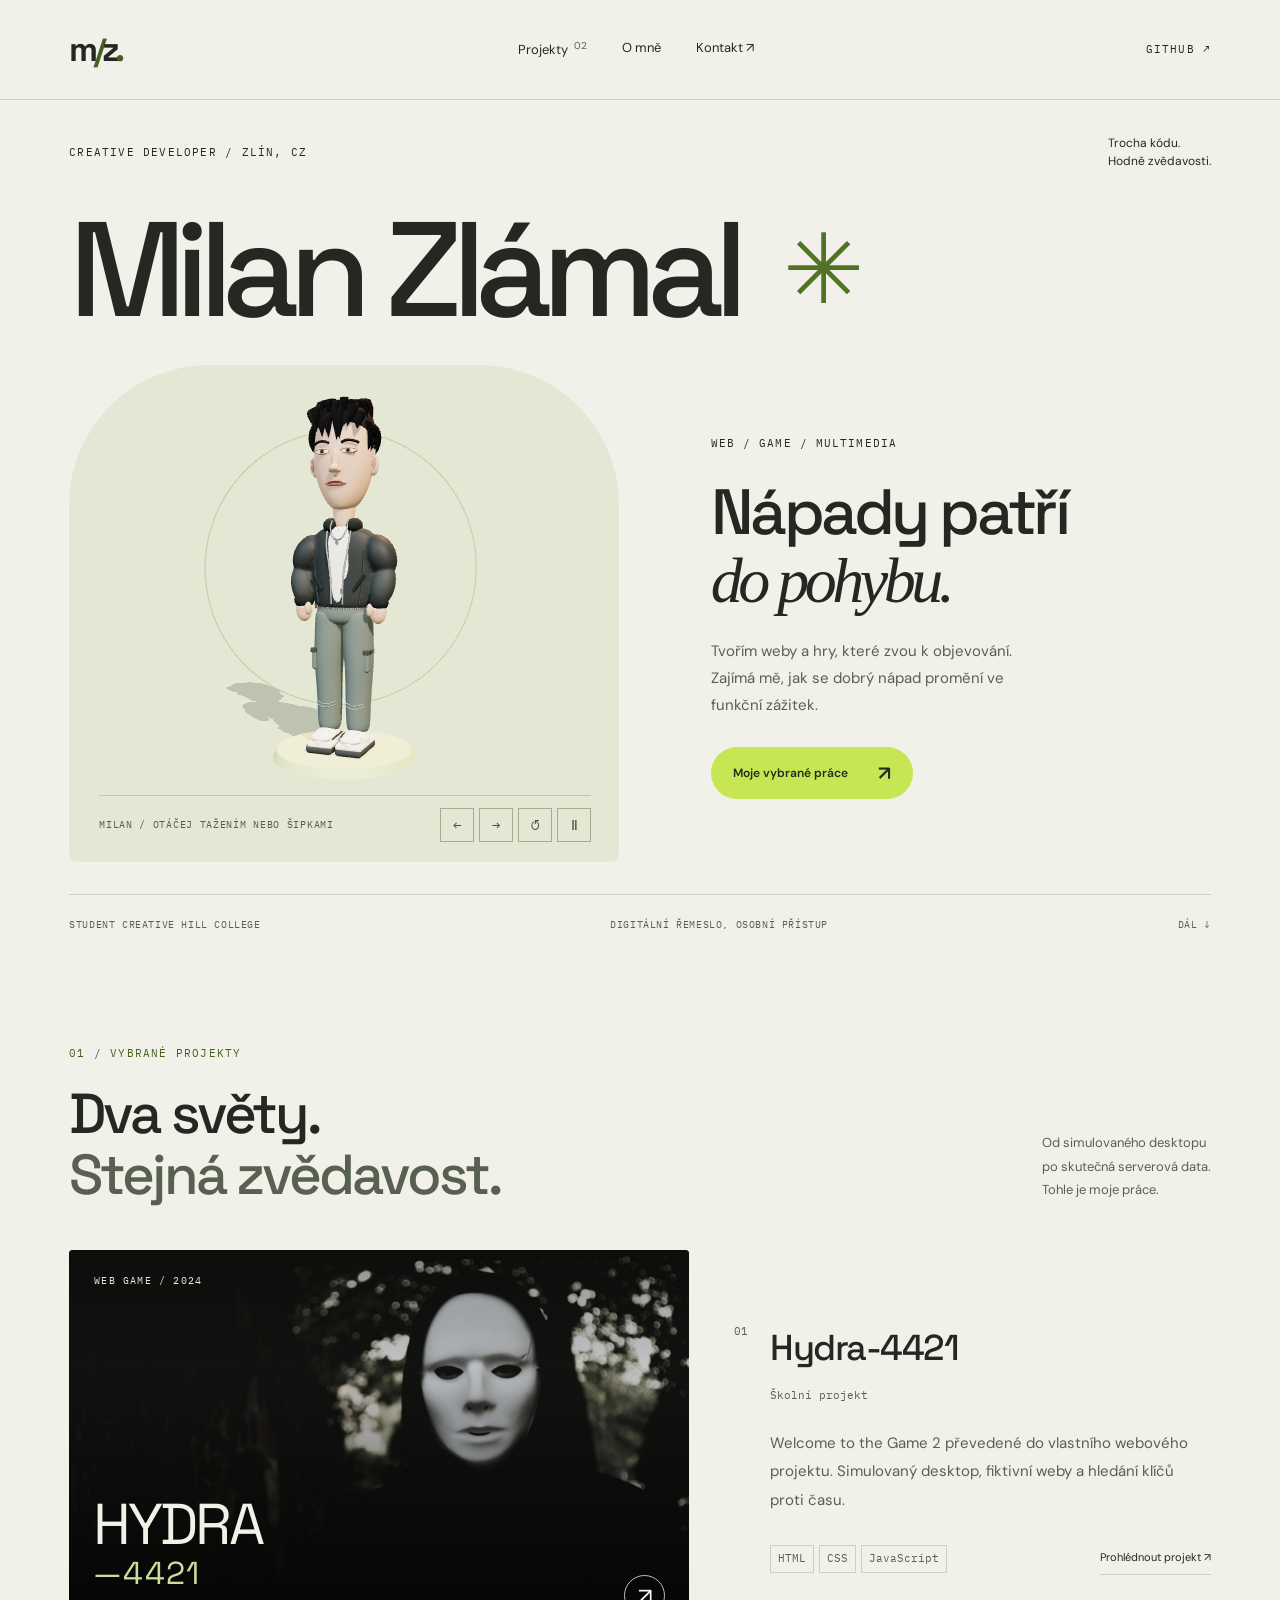
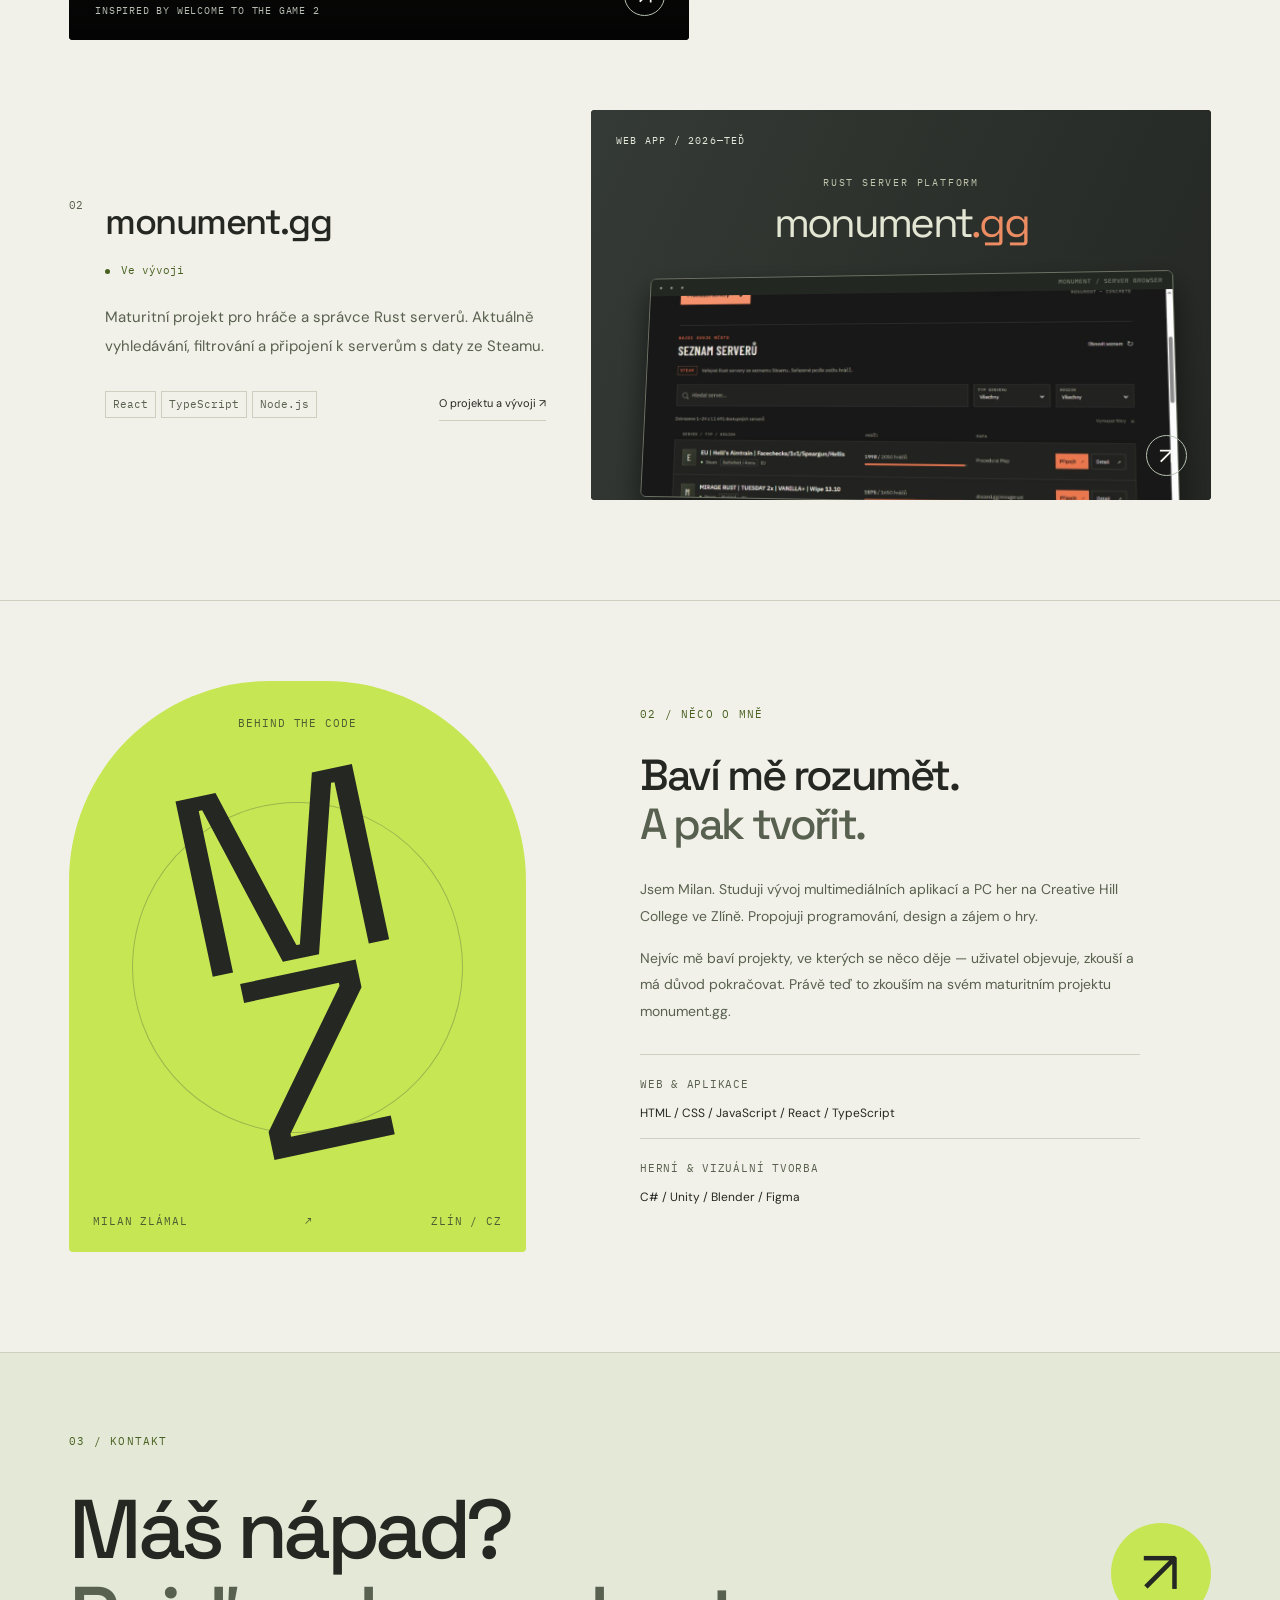
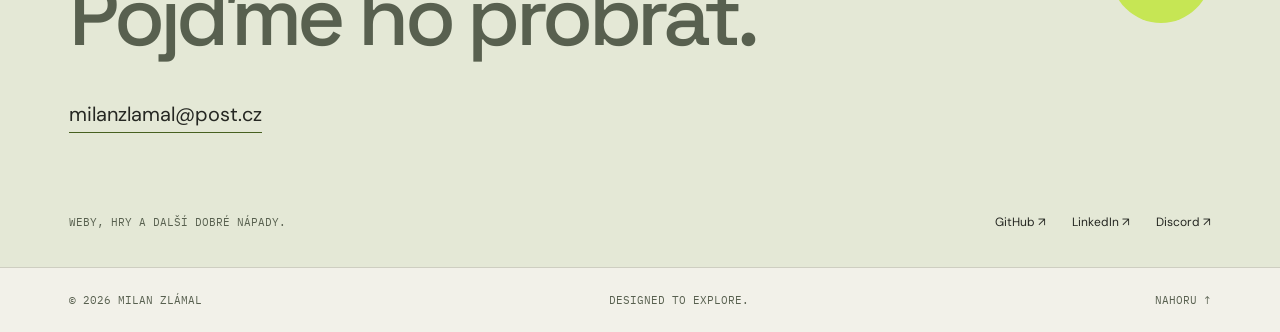
<file: index.html>
<!doctype html>
<html lang="cs">
<head>
  <meta charset="UTF-8">
  <meta name="viewport" content="width=device-width, initial-scale=1">
  <meta name="theme-color" content="#f2f1e9">
  <title>Milan Zlámal — vývoj webů a her</title>
  <meta name="description" content="Jsem Milan Zlámal. Tvořím weby, hry a interaktivní zážitky. Prohlédni si Hydra-4421 a můj maturitní projekt monument.gg.">
  <meta property="og:type" content="website">
  <meta property="og:title" content="Milan Zlámal — weby, hry, interakce">
  <meta property="og:description" content="Nápady patří do pohybu. Portfolio vývojáře webů a her ze Zlína.">
  <meta property="og:locale" content="cs_CZ">
  <meta property="og:url" content="https://arkoss99.github.io/Portfolio/">
  <link rel="canonical" href="https://arkoss99.github.io/Portfolio/">
  <meta name="color-scheme" content="light">
  <link rel="icon" href="assets/favicon.svg" type="image/svg+xml">
  <link rel="preload" as="image" href="assets/avatar-fallback.png">
  <link rel="preconnect" href="https://fonts.googleapis.com">
  <link rel="preconnect" href="https://fonts.gstatic.com" crossorigin>
  <link href="https://fonts.googleapis.com/css2?family=DM+Sans:wght@400;450;500;600;700&family=Space+Grotesk:wght@400;500;600;700&family=IBM+Plex+Mono:wght@400;500&display=swap" rel="stylesheet">
  <link rel="stylesheet" href="styles.css">
  <script type="application/ld+json">{"@context":"https://schema.org","@type":"Person","name":"Milan Zlámal","email":"milanzlamal@post.cz","sameAs":["https://github.com/Arkoss99","https://www.linkedin.com/in/milan-zlamal-b9b737344/"]}</script>
</head>
<body data-theme="studio">
  <a class="skip" href="#main">Přejít na obsah</a>
  <header class="site-header"><a class="wordmark" href="#main" aria-label="Milan Zlámal, úvod">m<span class="logo-slash">/</span>z<span class="logo-dot">.</span></a><nav aria-label="Hlavní navigace"><a href="#projekty">Projekty <sup>02</sup></a><a href="#o-mne">O mně</a><a href="#kontakt">Kontakt <span>↗</span></a></nav><a class="header-github" href="https://github.com/Arkoss99" target="_blank" rel="noopener noreferrer">GITHUB ↗</a></header>
  <main id="main"><section class="hero hero-studio"><div class="studio-intro"><p class="eyebrow">CREATIVE DEVELOPER / ZLÍN, CZ</p><p>Trocha kódu.<br>Hodně zvědavosti.</p></div><h1>Milan Zlámal<span class="title-star">✳</span></h1><div class="studio-body"><div class="model-wrap"><div class="model-surface" id="model-surface" role="img" aria-label="Stylizovaná 3D postava Milana v bomber bundě, cargo kalhotách a teniskách"><div class="model-fallback"><img src="assets/avatar-fallback.png" width="750" height="900" alt="Stylizovaný Milan v černé bomber bundě, světlém tričku, cargo kalhotách a teniskách"></div></div><div class="model-caption"><span class="model-hint" role="status">MILAN / 3D PORTRÉT</span><div><button id="model-left" aria-label="Otočit postavu doleva">←</button><button id="model-right" aria-label="Otočit postavu doprava">→</button><button id="model-reset" aria-label="Vrátit 3D model do výchozí polohy">↺</button><button id="model-pause" aria-label="Pozastavit animaci" aria-pressed="false">Ⅱ</button></div></div></div><div class="hero-copy"><span class="studio-label">WEB / GAME / MULTIMEDIA</span><h2>Nápady patří<br><em>do pohybu.</em></h2><p class="hero-description">Tvořím weby a hry, které zvou k objevování. Zajímá mě, jak se dobrý nápad promění ve funkční zážitek.</p><a class="action" href="#projekty">Moje vybrané práce <span>↗</span></a></div></div><div class="hero-foot"><span>STUDENT CREATIVE HILL COLLEGE</span><span>DIGITÁLNÍ ŘEMESLO, OSOBNÍ PŘÍSTUP</span><a href="#projekty">DÁL ↓</a></div></section>
    <section class="work-section" id="projekty"><div class="section-head"><div><p class="eyebrow">01 / VYBRANÉ PROJEKTY</p><h2>Dva světy.<br><span>Stejná zvědavost.</span></h2></div><p>Od simulovaného desktopu<br>po skutečná serverová data.<br>Tohle je moje práce.</p></div>
      <div class="project-list">
        <article class="project project-hydra"><button class="project-visual" data-project="hydra" aria-label="Otevřít detail projektu Hydra-4421"><img src="assets/hydra.jpg" alt="Původní obraz z hlavního menu hry Hydra-4421: maskovaná postava v lese" loading="lazy"><span class="visual-shade"></span><span class="visual-label">WEB GAME / 2024</span><span class="hydra-title">HYDRA<span>—4421</span></span><span class="visual-caption">INSPIRED BY WELCOME TO THE GAME 2</span><span class="round-arrow">↗</span></button><div class="project-info"><span class="project-number">01</span><div><div class="project-heading"><h3>Hydra-4421</h3><span class="project-state">Školní projekt</span></div><p>Welcome to the Game 2 převedené do vlastního webového projektu. Simulovaný desktop, fiktivní weby a hledání klíčů proti času.</p><div class="project-bottom"><div class="tags"><span>HTML</span><span>CSS</span><span>JavaScript</span></div><button class="text-button" data-project="hydra">Prohlédnout projekt ↗</button></div></div></div></article>
        <article class="project project-monument"><button class="project-visual" data-project="monument" aria-label="Otevřít detail projektu monument.gg"><div class="monument-poster"><span class="poster-kicker">RUST SERVER PLATFORM</span><span class="monument-word">monument<span>.gg</span></span><div class="screen-frame"><div class="screen-top"><span>● ● ●</span><span>MONUMENT / SERVER BROWSER</span></div><img src="assets/monument.jpg" alt="Skutečný seznam Rust serverů v rozpracovaném projektu Monument" loading="lazy"></div></div><span class="visual-label">WEB APP / 2026—TEĎ</span><span class="round-arrow">↗</span></button><div class="project-info"><span class="project-number">02</span><div><div class="project-heading"><h3>monument.gg</h3><span class="project-state ongoing"><i></i> Ve vývoji</span></div><p>Maturitní projekt pro hráče a správce Rust serverů. Aktuálně vyhledávání, filtrování a připojení k serverům s daty ze Steamu.</p><div class="project-bottom"><div class="tags"><span>React</span><span>TypeScript</span><span>Node.js</span></div><button class="text-button" data-project="monument">O projektu a vývoji ↗</button></div></div></div></article>
      </div>
    </section>
    <section class="about-section" id="o-mne"><div class="about-art" aria-label="Grafická kompozice s iniciálami Milana Zlámala, připravená pro budoucí portrét"><span class="art-top">BEHIND THE CODE</span><span class="art-monogram">M<span>Z</span></span><span class="art-bottom">MILAN ZLÁMAL <span>↗</span> ZLÍN / CZ</span></div><div class="about-copy"><p class="eyebrow">02 / NĚCO O MNĚ</p><h2>Baví mě rozumět.<br><span>A pak tvořit.</span></h2><p>Jsem Milan. Studuji vývoj multimediálních aplikací a PC her na Creative Hill College ve Zlíně. Propojuji programování, design a zájem o hry.</p><p>Nejvíc mě baví projekty, ve kterých se něco děje — uživatel objevuje, zkouší a má důvod pokračovat. Právě teď to zkouším na svém maturitním projektu monument.gg.</p><div class="skill-lines"><div><span>WEB & APLIKACE</span><p>HTML / CSS / JavaScript / React / TypeScript</p></div><div><span>HERNÍ & VIZUÁLNÍ TVORBA</span><p>C# / Unity / Blender / Figma</p></div></div></div></section>
    <section class="contact-section" id="kontakt"><p class="eyebrow">03 / KONTAKT</p><div class="contact-heading"><h2>Máš nápad?<br><span>Pojďme ho probrat.</span></h2><a href="mailto:milanzlamal@post.cz" class="contact-arrow" aria-label="Napsat e-mail Milanovi">↗</a></div><a class="email-link" href="mailto:milanzlamal@post.cz">milanzlamal@post.cz</a><div class="contact-bottom"><span>WEBY, HRY A DALŠÍ DOBRÉ NÁPADY.</span><div><a href="https://github.com/Arkoss99" target="_blank" rel="noopener noreferrer">GitHub ↗</a><a href="https://www.linkedin.com/in/milan-zlamal-b9b737344/" target="_blank" rel="noopener noreferrer">LinkedIn ↗</a><a href="https://discord.com/users/370195436906086421" target="_blank" rel="noopener noreferrer">Discord ↗</a></div></div></section>
  </main>
  <footer class="site-footer"><span>© <span id="copyright-year">2026</span> MILAN ZLÁMAL</span><span>DESIGNED TO EXPLORE.</span><a href="#main">NAHORU ↑</a></footer>
  <dialog id="project-dialog" aria-labelledby="project-dialog-title"><button class="dialog-close" aria-label="Zavřít detail">×</button><div id="dialog-content"></div></dialog>
  <noscript><p style="padding:20px;text-align:center">3D náhled a podrobnosti projektů vyžadují JavaScript. Zdrojový kód hry najdeš na <a href="https://github.com/Arkoss99/Hydra-4421">GitHubu</a>; k Monumentu mi napiš na <a href="mailto:milanzlamal@post.cz">milanzlamal@post.cz</a>.</p></noscript>
  <script type="importmap">{"imports":{"three":"./vendor/three.module.js"}}</script>
  <script type="module" src="app.js"></script>
</body>
</html>
</file>
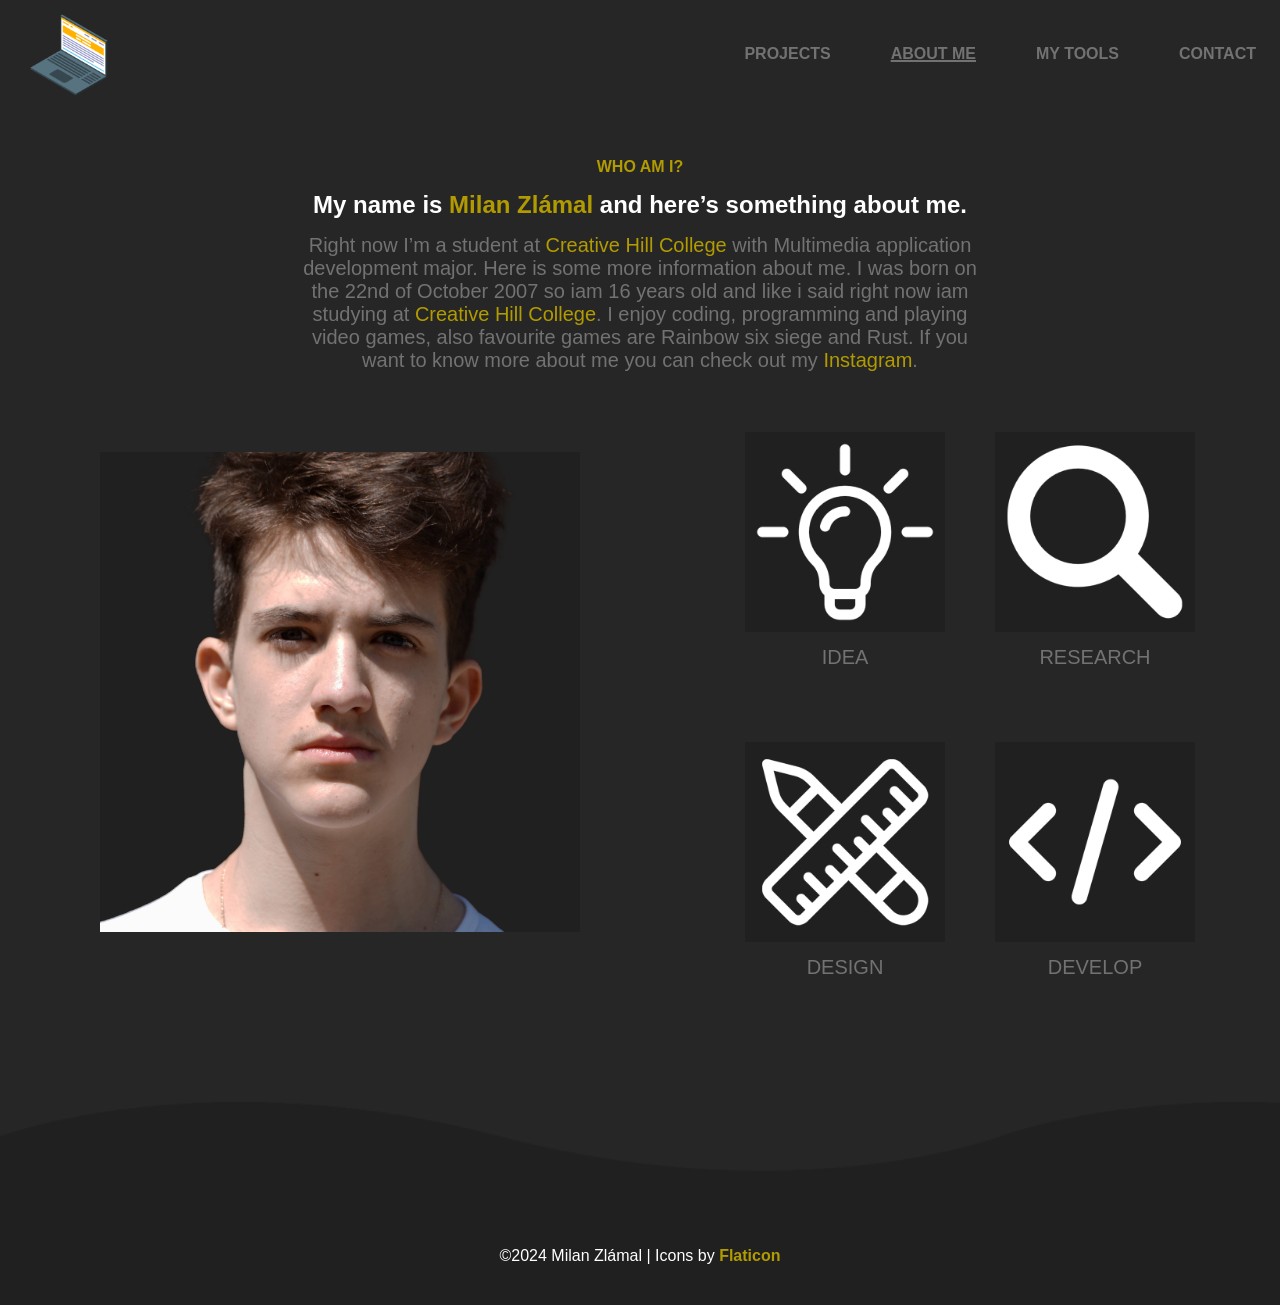
<file: about.html>
<!DOCTYPE html>
<html lang="cs-en">
<head>
  <meta charset="UTF-8">
  <meta name="viewport" content="width=device-width, initial-scale=1.0">
  <link rel="stylesheet" href="style.css">
  <link rel="icon" href="img/misc/book.png">
  <title>Portfolio - About Me</title>
</head>
  <body>
    <header>
      <nav class="navbar">
        <a href="index.html" class="logo"><img style="width: 90px; padding-top: 10px;" src="img/misc/book.png"></a>
          <ul class="nav-menu">
            <li class="nav-item"><a class="nav-link" href="index.html">PROJECTS</a></li>
            <li class="nav-item"><a class="nav-link" style="text-decoration: underline 2px;" href="about.html">ABOUT ME</a></li>
            <li class="nav-item"><a class="nav-link" href="tools.html">MY TOOLS</a></li>
            <li class="nav-item"><a class="nav-link" href="contact.html">CONTACT</a></li>
          </ul>
          <div class="hamburger">
            <span class="bar"></span>
            <span class="bar"></span>
            <span class="bar"></span>
          </div>
      </nav>
    </header>
    <div class="aboutme" id="aboutme">
      <h2>WHO AM I?</h2>
      <h1>My name is <a class="xp">Milan Zlámal</a> and here’s something about me.</h1>
      <p class="text-about">Right now I’m a student at 
        <a class="xp" target=”_blank” href="https://www.creativehill.cz">Creative Hill College</a>
        with Multimedia application development major.
        Here is some more information about me. 
        I was born on the 22nd of October 2007 so iam 16 years old and like i said right now iam studying at 
        <a class="xp" target=”_blank” href="https://www.creativehill.cz">Creative Hill College</a>. 
        I enjoy coding, programming and playing video games, also favourite games are Rainbow six siege and Rust.
        If you want to know more about me you can check out my <a class="xp" target=”_blank” href="https://www.instagram.com/m.i.l.a.n.z/">Instagram</a>.
      </p>
    </div>
    <div class="about-wrap">
      <div class="me">
        <img class="me-img" src="img/about-img/me.png">
      </div>
        <div class="about-items">
          <div class="item">
            <img class="item-img" src="img/about-img/idea.png">
            <p class="undertext">IDEA</p>
          </div>
          <div class="item">
            <img class="item-img" src="img/about-img/search.png">
            <p class="undertext">RESEARCH</p>
          </div>
          <div class="item">
            <img class="item-img" src="img/about-img/design.png">
            <p class="undertext">DESIGN</p>
          </div>
          <div class="item">
            <img class="item-img" src="img/about-img/code.png">
            <p class="undertext">DEVELOP</p>
          </div>
        </div>
    </div>
    
    <footer class="footer">
      <div class="waves">
        <div class="wave" id="wave1"></div>
        <div class="wave" id="wave2"></div>
        <div class="wave" id="wave3"></div>
        <div class="wave" id="wave4"></div>
      </div>
      <p>&copy;2024 Milan Zlámal | Icons by <a href="https://flaticon.com" target="_blank">Flaticon</a></p>
    </footer>
    <script src="script.js"></script>
  </body>
</html>
</file>
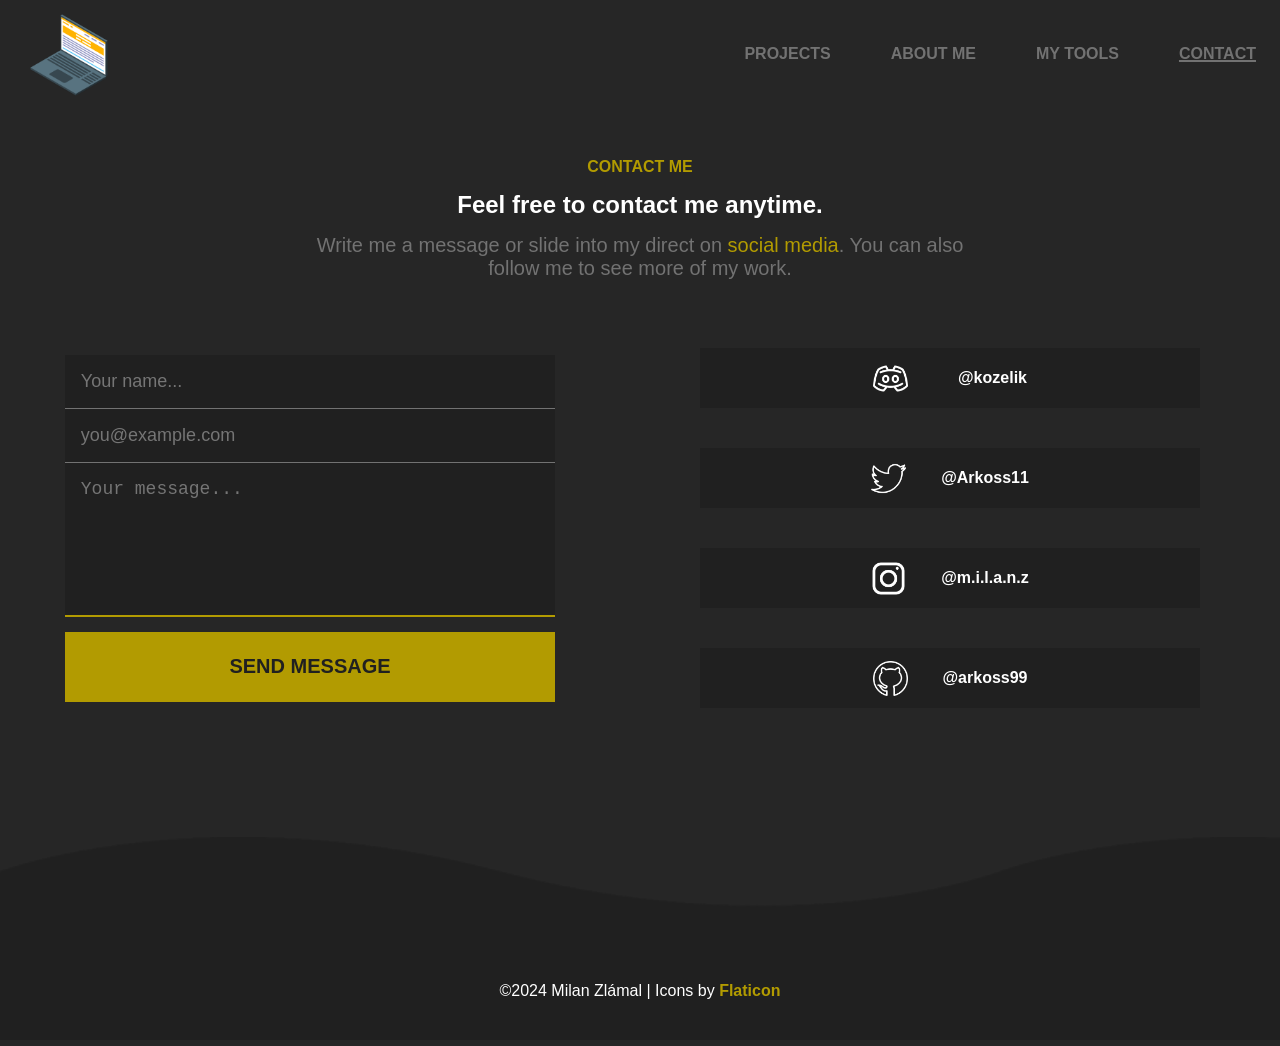
<file: contact.html>
<!DOCTYPE html>
<html lang="cs-en">
<head>
  <meta charset="UTF-8">
  <meta name="viewport" content="width=device-width, initial-scale=1.0">
  <link rel="stylesheet" href="style.css">
  <link rel="icon" href="img/misc/book.png">
  <title>Portfolio - Contact</title>
</head>
  <body>
    <header>
      <nav class="navbar">
        <a href="index.html" class="logo"><img style="width: 90px; padding-top: 10px;" src="img/misc/book.png"></a>
          <ul class="nav-menu">
            <li class="nav-item"><a class="nav-link" href="index.html">PROJECTS</a></li>
            <li class="nav-item"><a class="nav-link" href="about.html">ABOUT ME</a></li>
            <li class="nav-item"><a class="nav-link" href="tools.html">MY TOOLS</a></li>
            <li class="nav-item"><a class="nav-link" style="text-decoration: underline 2px;" href="contact.html">CONTACT</a></li>
          </ul>
          <div class="hamburger">
            <span class="bar"></span>
            <span class="bar"></span>
            <span class="bar"></span>
          </div>
      </nav>
    </header>
    <div class="aboutme" id="aboutme">
      <h2>CONTACT ME</h2>
      <h1>Feel free to contact me anytime.</h1>
      <p class="text-about">Write me a message or slide into my direct on <a class="xp" href="#social">social media</a>.
        You can also follow me to see more of my work.</p>
    </div>
      <div class="formsocial-div">
            <div class="form-div">
              <form target="_blank" action="https://formsubmit.co/c1b0aac5c550d9642e93b17f3be496f2" method="POST" name="contactform" id="contact">
                <input maxlength="50" name="first_name" id="first" size="30" type="text" required placeholder="Your name..."/>
                <input maxlength="80" name="email" id="emailadr" size="30" type="email"required  placeholder="you@example.com" />
                <textarea cols="25" maxlength="1000" id="msg" name="comments" rows="6" required placeholder="Your message..." ></textarea>
                <input type="submit" value="SEND MESSAGE"/>
              </form> 
            </div>
          <div class="social" id="social">
            <a href="https://discord.com/" target="_blank">
              <div class="social-div">
                <img class="social-img" style="margin-right: 15px;" src="img/contact-icon/dc.png">@kozelik</div>
            </a>
            <a href="https://twitter.com/Arkoss11" target="_blank">
              <div class="social-div">
                <img class="social-img" src="img/contact-icon/x.png">@Arkoss11</div>
            </a>
            <a href="https://www.instagram.com/m.i.l.a.n.z/" target="_blank">
              <div class="social-div">
                <img class="social-img" src="img/contact-icon/ig.png">@m.i.l.a.n.z</div>
            </a>
            <a href="https://github.com/Arkoss99/" target="_blank">
              <div class="social-div">
                <img class="social-img" src="img/contact-icon/github.png">@arkoss99</div>
              </a>
          </div>
      </div>
      
        <footer class="footer">
          <div class="waves">
            <div class="wave" id="wave1"></div>
            <div class="wave" id="wave2"></div>
            <div class="wave" id="wave3"></div>
            <div class="wave" id="wave4"></div>
          </div>
          <p>&copy;2024 Milan Zlámal | Icons by <a href="https://flaticon.com" target="_blank">Flaticon</a></p>
        </footer>
    <script src="script.js"></script>
  </body>
</html>
</file>
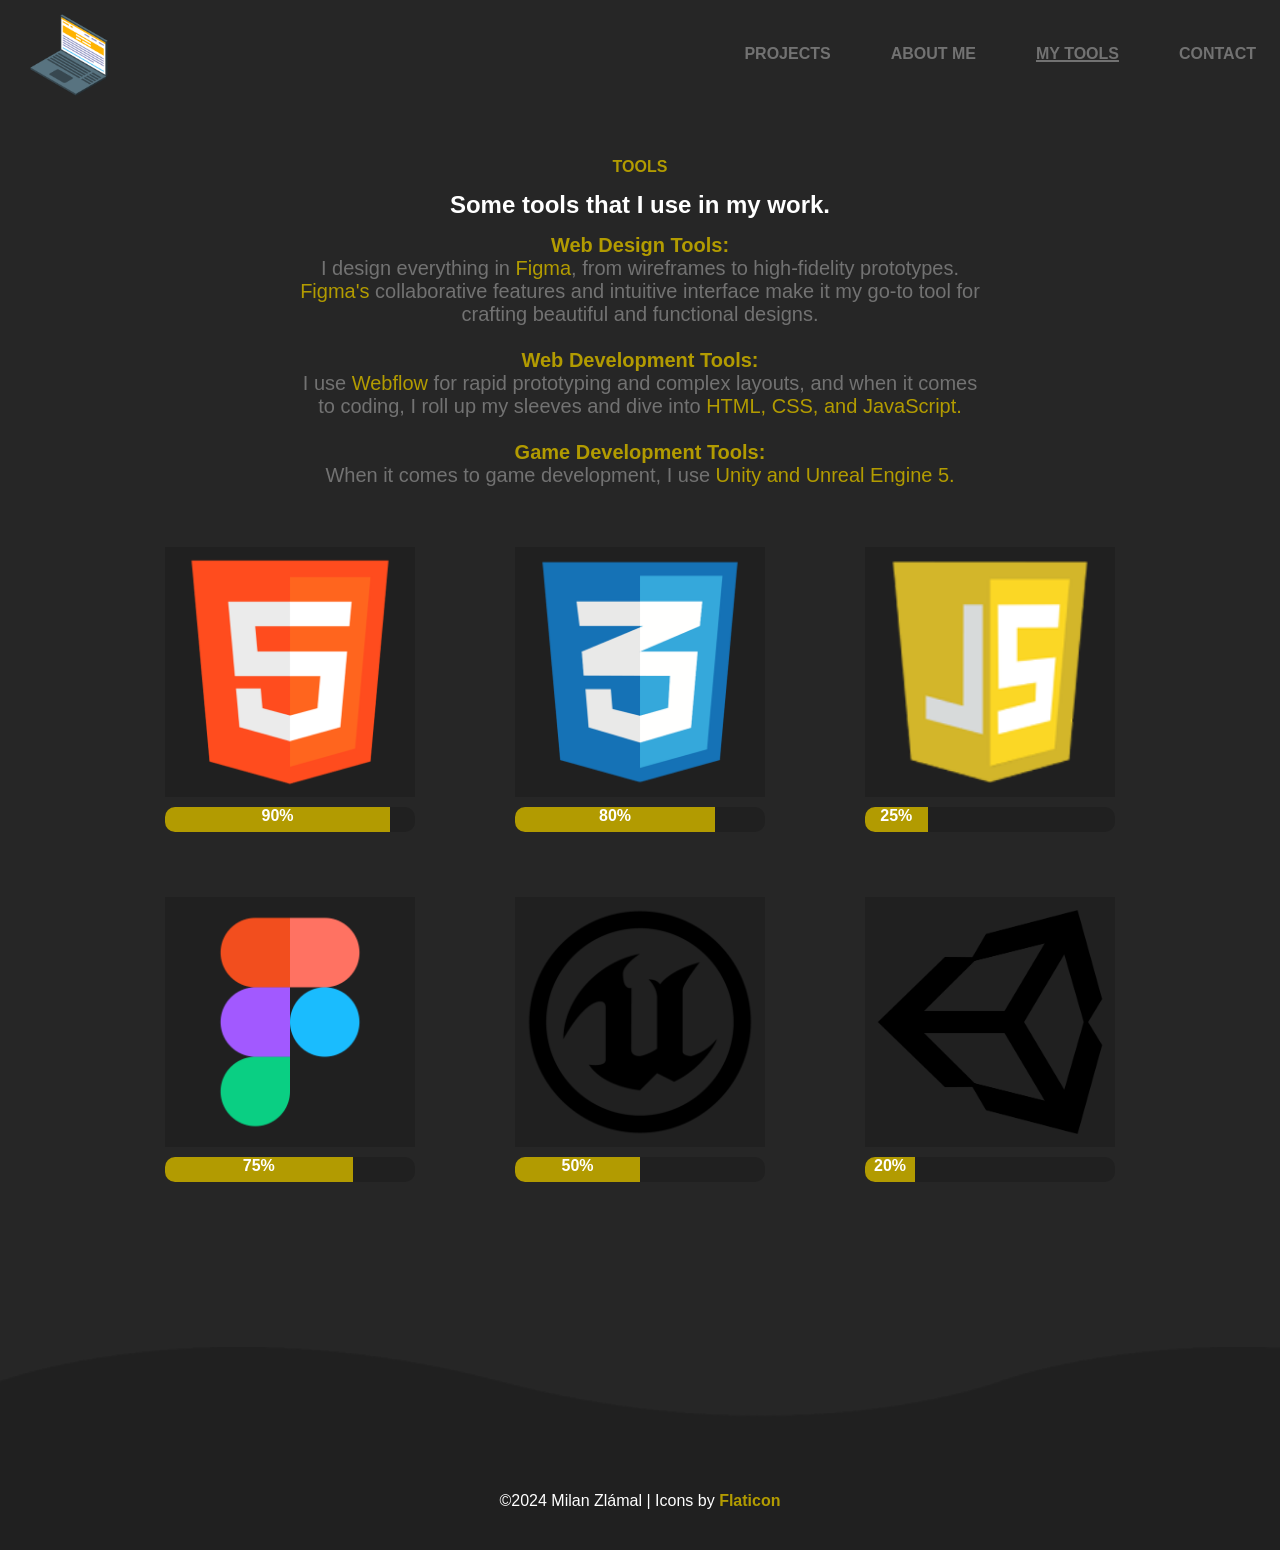
<file: tools.html>
<!DOCTYPE html>
<html lang="cs-en">
<head>
  <meta charset="UTF-8">
  <meta name="viewport" content="width=device-width, initial-scale=1.0">
  <link rel="stylesheet" href="style.css">
  <link rel="icon" href="img/misc/book.png">
  <title>Portfolio - My Tools</title>
</head>
  <body>
    <header>
      <nav class="navbar">
        <a href="index.html" class="logo"><img style="width: 90px; padding-top: 10px;" src="img/misc/book.png"></a>
          <ul class="nav-menu">
            <li class="nav-item"><a class="nav-link" href="index.html">PROJECTS</a></li>
            <li class="nav-item"><a class="nav-link" href="about.html">ABOUT ME</a></li>
            <li class="nav-item"><a class="nav-link" style="text-decoration: underline 2px;" href="tools.html">MY TOOLS</a></li>
            <li class="nav-item"><a class="nav-link" href="contact.html">CONTACT</a></li>
          </ul>
          <div class="hamburger">
            <span class="bar"></span>
            <span class="bar"></span>
            <span class="bar"></span>
          </div>
      </nav>
    </header>
    <div class="aboutme" id="aboutme">
      <h2>TOOLS</h2>
      <h1>Some tools that I use in my work.</h1>
      <p class="text-about"><a class="xpC">Web Design Tools:</a><br>I design everything in <a class="xp">Figma</a>, from wireframes to high-fidelity prototypes. <a class="xp">Figma's</a> collaborative features and intuitive interface make it my go-to tool for crafting beautiful and functional designs.
        <br><br><a class="xpC">Web Development Tools:</a><br> I use <a class="xp">Webflow</a> for rapid prototyping and complex layouts, and when it comes to coding, I roll up my sleeves and dive into <a class="xp">HTML, CSS, and JavaScript.</a>
        <br><br><a class="xpC">Game Development Tools:</a><br>When it comes to game development, I use <a class="xp">Unity and Unreal Engine 5.</a></p>
    </div>
      <div class="tools-wrap">
        <div class="tools">
          <img class="tools-img" src="img/tools-icon/html.png">
          <div class="progress-bg">
            <div class="progress" style="width: 90%;">90%</div>
          </div>
        </div>
        <div class="tools">
          <img class="tools-img" src="img/tools-icon/css.png">
          <div class="progress-bg">
            <div class="progress" style="width: 80%;">80%</div>
          </div>
        </div>
        <div class="tools">
          <img class="tools-img" src="img/tools-icon/js.png">
          <div class="progress-bg">
            <div class="progress" style="width: 25%;">25%</div>
          </div>
        </div>
        <div class="tools">
          <img class="tools-img" src="img/tools-icon/figma.webp">
          <div class="progress-bg">
            <div class="progress" style="width: 75%;">75%</div>
          </div>
        </div>
        <div class="tools">
          <img class="tools-img" src="img/tools-icon/unreal.png">
          <div class="progress-bg">
            <div class="progress">50%</div>
          </div>
        </div>
        <div class="tools">
          <img class="tools-img" src="img/tools-icon/unity.png">
          <div class="progress-bg">
            <div class="progress" style="width: 20%;">20%</div>
          </div>
        </div>
      </div>
      
      <footer class="footer">
        <div class="waves">
          <div class="wave" id="wave1"></div>
          <div class="wave" id="wave2"></div>
          <div class="wave" id="wave3"></div>
          <div class="wave" id="wave4"></div>
        </div>
        <p>&copy;2024 Milan Zlámal | Icons by <a href="https://flaticon.com" target="_blank">Flaticon</a></p>
      </footer>
    <script src="script.js"></script>
  </body>
</html>
</file>
<file: styles.css>
*{box-sizing:border-box}html{scroll-behavior:smooth;scroll-padding-top:100px}body{margin:0;--bg:#101112;--ink:#edeee6;--muted:#9b9e99;--line:#303331;--accent:#ed8255;--panel:#191b1b;--on-accent:#171a17;background:var(--bg);color:var(--ink);font-family:'DM Sans',Arial,sans-serif;font-size:16px;line-height:1.6}button,a{-webkit-tap-highlight-color:transparent}button{font:inherit;cursor:pointer}a{color:inherit;text-decoration:none}button:focus-visible,a:focus-visible{outline:2px solid var(--accent);outline-offset:5px}button{color:inherit}button:disabled{opacity:.45;cursor:default}::selection{background:var(--accent);color:var(--bg)}h1,h2,h3,p{margin:0}h1,h2,h3{font-family:'Space Grotesk',Arial,sans-serif;line-height:1.05;font-weight:500;letter-spacing:-.055em}button{border:0}img{display:block;max-width:100%}.skip{position:fixed;left:20px;top:-100px;z-index:1000;background:var(--accent);color:#111;padding:12px}.skip:focus{top:12px}.concept-bar{position:sticky;top:0;z-index:50;min-height:64px;padding:10px 28px;background:#e9ece3;color:#1d201d;display:flex;align-items:center;justify-content:space-between;gap:20px;border-bottom:1px solid #c8cdc4;font-size:12px}.concept-brand{display:flex;gap:10px;align-items:center;font-family:'IBM Plex Mono',monospace;font-size:10px;white-space:nowrap}.concept-brand b{font-weight:400;color:#70766c}.mini-symbol{font-size:27px;line-height:1}.concept-tabs{display:flex;gap:4px}.concept-tabs a{padding:8px 16px;border-radius:4px;white-space:nowrap;font-weight:600}.concept-tabs a span{font-family:monospace;font-size:10px;opacity:.6;margin-right:7px}.concept-tabs a[aria-current]{background:#242923;color:#fff}.concept-tabs a:hover{background:#d9dfd1;color:#101210}.concept-bar .choose{padding:9px 14px;border:1px solid #a2aa9c;background:transparent;border-radius:4px;font-size:11px;white-space:nowrap}.concept-bar .choose span{margin-left:10px}.site-header{max-width:1600px;margin:auto;display:flex;align-items:center;justify-content:space-between;height:100px;padding:0 5.4%;border-bottom:1px solid var(--line)}.wordmark{font-family:'Space Grotesk',sans-serif;font-size:34px;line-height:1;font-weight:700;letter-spacing:-5px}.logo-slash{color:var(--accent);font-size:32px;padding:0 1px}.logo-dot{letter-spacing:0;color:var(--accent)}.site-header nav{display:flex;gap:35px;font-size:13px}.site-header nav a:hover,.header-github:hover{color:var(--accent)}.site-header sup{font-size:8px;color:var(--muted);margin-left:3px}.header-github{font-family:'IBM Plex Mono',monospace;font-size:10px;letter-spacing:.1em}.hero{max-width:1600px;margin:auto;position:relative;padding:60px 5.4% 0;overflow:hidden}.eyebrow{font-family:'IBM Plex Mono',monospace;font-size:10px;letter-spacing:.11em;line-height:1.5}.hero .eyebrow{margin-bottom:28px}.status-dot{display:inline-block;background:var(--accent);width:6px;height:6px;border-radius:50%;margin:0 7px 1px 0}.hero h1{font-size:clamp(66px,8.9vw,138px);font-weight:500;line-height:.97;letter-spacing:-.065em}.hero h1>span{color:var(--accent)}.hero-description{max-width:345px;color:var(--muted);font-size:15px;line-height:1.8;margin:25px 0 28px}.action{display:inline-flex;align-items:center;justify-content:space-between;gap:30px;background:var(--accent);color:var(--on-accent);font-size:12px;font-weight:600;padding:16px 22px;line-height:1.5}.action span{font-size:20px;line-height:1}.action:hover{filter:brightness(1.12)}.hero-obsidian{min-height:720px;display:grid;grid-template-columns:1fr 1.1fr;padding-top:62px}.hero-copy{position:relative;z-index:2}.model-wrap{position:relative;min-width:0;display:flex;flex-direction:column;justify-content:center}.model-surface{height:550px;min-width:0;position:relative;touch-action:pan-y;cursor:grab}.model-surface:active{cursor:grabbing}.model-surface canvas{position:absolute;inset:0;width:100%;height:100%;display:block}.model-fallback{position:absolute;inset:0;display:flex;align-items:center;justify-content:center;font-family:'Space Grotesk',sans-serif;font-size:200px;letter-spacing:-.1em;transform:rotate(-12deg);color:var(--accent);opacity:.25}.model-fallback>span{font-size:100px}.model-surface.ready .model-fallback{display:none}.hero-obsidian .model-wrap{margin-top:-35px;margin-left:-25px}.hero-obsidian .model-wrap::before{content:'';position:absolute;inset:10% -10% 3%;background:radial-gradient(ellipse,rgba(169,166,145,.08),transparent 66%);pointer-events:none}.model-caption{display:flex;align-items:center;justify-content:space-between;gap:12px;position:relative;z-index:2;border-top:1px solid var(--line);margin:0 28px 0 30px;padding-top:12px;color:var(--muted);font-family:'IBM Plex Mono',monospace;font-size:9px;letter-spacing:.07em}.model-caption>div{display:flex;gap:5px}.model-caption button{width:28px;height:28px;background:transparent;border:1px solid var(--line);font-size:14px;line-height:1}.model-caption button:hover{color:var(--ink);border-color:var(--ink)}.hero-foot{grid-column:1/-1;display:flex;justify-content:space-between;gap:20px;align-items:center;position:relative;font-family:'IBM Plex Mono',monospace;font-size:9px;letter-spacing:.06em;color:var(--muted);margin-top:54px;padding:22px 0;border-top:1px solid var(--line)}.small-cross{color:var(--accent);padding:0 20px}.work-section{max-width:1600px;margin:auto;padding:110px 5.4% 100px}.section-head{display:flex;align-items:flex-end;justify-content:space-between;gap:25px;margin-bottom:45px}.section-head .eyebrow{color:var(--accent);margin-bottom:22px}.section-head h2{font-size:clamp(35px,4.4vw,68px);line-height:1.08}.section-head h2 span{color:var(--muted)}.section-head>p{color:var(--muted);font-size:13px;line-height:1.8;padding-bottom:4px}.project-list{display:grid;grid-template-columns:1fr 1fr;gap:36px}.project{min-width:0}.project-visual{width:100%;height:360px;background:#1c201c;position:relative;overflow:hidden;text-align:left;padding:0;display:block}.project-visual>img{height:100%;width:100%;object-fit:cover;transition:transform .6s ease;filter:saturate(.35);object-position:60% 45%}.project-visual:hover>img{transform:scale(1.035)}.visual-shade{position:absolute;inset:0;background:linear-gradient(180deg,rgba(0,0,0,.3),rgba(0,0,0,.05) 30%,rgba(0,0,0,.8))}.visual-label{position:absolute;top:23px;left:25px;font-family:'IBM Plex Mono',monospace;font-size:9px;letter-spacing:.12em;color:#e5e9dc}.hydra-title{position:absolute;bottom:46px;left:24px;color:#f0f2e8;font-family:'Space Grotesk',sans-serif;font-size:clamp(34px,4.5vw,64px);letter-spacing:-.05em;line-height:1}.hydra-title span{display:block;font-size:.55em;color:#cbdd9d;letter-spacing:.04em;line-height:1.3}.visual-caption{position:absolute;bottom:21px;left:26px;font-family:'IBM Plex Mono',monospace;font-size:8px;letter-spacing:.08em;color:#b7bdb0}.round-arrow{position:absolute;bottom:24px;right:24px;display:flex;width:41px;height:41px;align-items:center;justify-content:center;border:1px solid #b7c2b0;border-radius:50%;color:#f5f6f1;font-size:23px}.monument-poster{position:absolute;inset:0;background:#343934;display:flex;flex-direction:column;align-items:center;padding-top:65px;background-image:linear-gradient(115deg,#343a35,#242723)}.poster-kicker{font-family:'IBM Plex Mono',monospace;font-size:8px;color:#c1c5ad;letter-spacing:.18em}.monument-word{font-family:'Space Grotesk',sans-serif;color:#e3e6d3;font-size:42px;letter-spacing:-.065em;line-height:1.5}.monument-word>span{color:#eb8c62}.screen-frame{width:86%;position:relative;margin-top:18px;transform:perspective(700px) rotateY(-6deg) rotateX(6deg);box-shadow:0 15px 30px #0008;border:1px solid #6c7163;border-radius:6px;overflow:hidden;background:#191c17;transition:transform .4s}.project-visual:hover .screen-frame{transform:perspective(700px) rotateY(0) rotateX(0) translateY(-5px)}.screen-frame>img{width:100%}.screen-top{display:flex;justify-content:space-between;align-items:center;padding:5px 9px;background:#232721;color:#939b88;font:6px 'IBM Plex Mono',monospace}.screen-top>span:first-child{font-size:6px;letter-spacing:2px}.project-info{display:grid;grid-template-columns:28px 1fr;gap:12px;padding-top:23px}.project-number{color:var(--muted);font:10px 'IBM Plex Mono',monospace;padding-top:8px}.project-heading{display:flex;flex-wrap:wrap;gap:12px;justify-content:space-between;align-items:center}.project-heading h3{font-size:27px;line-height:1.15;letter-spacing:-.04em}.project-state{font-family:'IBM Plex Mono',monospace;font-size:8px;color:var(--muted);white-space:nowrap}.project-state.ongoing{color:var(--accent)}.project-state i{display:inline-block;width:5px;height:5px;border-radius:50%;background:currentColor;margin-right:4px}.project-info p{font-size:13px;color:var(--muted);line-height:1.9;margin-top:12px;max-width:470px}.project-bottom{margin-top:20px;display:flex;justify-content:space-between;align-items:center;gap:15px;flex-wrap:wrap}.tags{display:flex;gap:5px;flex-wrap:wrap}.tags span{border:1px solid var(--line);padding:4px 7px;font-size:8px;font-family:'IBM Plex Mono',monospace;color:var(--muted)}.text-button{background:none;padding:7px 0;border-bottom:1px solid var(--line);font-size:11px;text-align:left}.text-button:hover{color:var(--accent)}.about-section{max-width:1600px;margin:auto;display:grid;grid-template-columns:.8fr 1fr;gap:10%;padding:80px 5.4% 100px;border-top:1px solid var(--line)}.about-art{min-height:480px;background:var(--panel);position:relative;overflow:hidden;display:flex;align-items:center;justify-content:center;border:1px solid var(--line)}.about-art::after{content:'';width:72%;aspect-ratio:1;position:absolute;border:1px solid var(--line);border-radius:50%;transform:rotate(-20deg)}.art-top,.art-bottom{position:absolute;font:9px 'IBM Plex Mono',monospace;letter-spacing:.08em;left:24px;right:24px;color:var(--muted)}.art-top{top:24px}.art-bottom{bottom:24px;display:flex;justify-content:space-between}.art-monogram{font-family:'Space Grotesk',sans-serif;font-size:clamp(130px,20vw,285px);line-height:.75;letter-spacing:-.12em;transform:rotate(-12deg);color:var(--ink);position:relative;z-index:1;padding-right:20px}.art-monogram span{display:block;margin-left:30px;color:var(--accent)}.about-copy{padding:25px 0}.about-copy .eyebrow{color:var(--accent);margin-bottom:28px}.about-copy h2{font-size:clamp(30px,3.4vw,54px);line-height:1.12;margin-bottom:28px}.about-copy h2 span{color:var(--muted)}.about-copy>p:not(.eyebrow){font-size:14px;line-height:1.9;color:var(--muted);max-width:500px;margin-top:15px}.skill-lines{margin-top:30px;max-width:500px}.skill-lines>div{padding:15px 0;border-top:1px solid var(--line)}.skill-lines span{font:9px 'IBM Plex Mono',monospace;color:var(--muted);letter-spacing:.07em}.skill-lines p{font-size:12px;line-height:1.7;margin-top:7px}.contact-section{padding:80px 5.4% 35px;max-width:1600px;margin:auto;border-top:1px solid var(--line)}.contact-section>.eyebrow{color:var(--accent);margin-bottom:36px}.contact-heading{display:flex;align-items:center;justify-content:space-between;gap:20px}.contact-heading h2{font-size:clamp(40px,6.5vw,104px);line-height:1.05}.contact-heading h2 span{color:var(--muted)}.contact-arrow{display:flex;align-items:center;justify-content:center;flex:0 0 100px;height:100px;border-radius:50%;border:1px solid var(--line);color:var(--accent);font-size:60px}.contact-arrow:hover{background:var(--accent);color:var(--on-accent)}.email-link{display:inline-block;margin-top:35px;font-size:20px;border-bottom:1px solid var(--accent);line-height:1.8}.contact-bottom{margin-top:80px;display:flex;gap:20px;justify-content:space-between;align-items:center}.contact-bottom>span{font:9px 'IBM Plex Mono',monospace;color:var(--muted)}.contact-bottom>div{display:flex;gap:26px;font-size:12px}.site-footer{display:flex;justify-content:space-between;gap:15px;padding:25px 5.4%;max-width:1600px;margin:auto;border-top:1px solid var(--line);font:8px 'IBM Plex Mono',monospace;color:var(--muted)}.direction-note{background:#e9ece3;color:#242922;padding:45px 5.4%;display:grid;grid-template-columns:.7fr 1.2fr auto;gap:35px;align-items:center}.direction-note .eyebrow{font-size:9px;color:#5e6958;margin-bottom:8px}.direction-note h2{font-size:34px;margin-bottom:8px}.direction-note p{font-size:12px;color:#52604c}.direction-note .action{background:#252d22;color:#fff}.swatches{display:flex;flex-wrap:wrap;gap:15px;margin:17px 0}.swatches span{display:flex;gap:7px;align-items:center;font:9px 'IBM Plex Mono',monospace}.swatches i{height:18px;width:18px;border:1px solid #aaa;display:inline-block;border-radius:50%}.font-note{font-family:'IBM Plex Mono',monospace;font-size:10px!important}dialog{padding:55px;background:var(--bg);color:var(--ink);border:1px solid var(--line);max-width:920px;width:calc(100% - 40px);max-height:90dvh;overflow:auto;scrollbar-width:thin}dialog::backdrop{background:#000b;backdrop-filter:blur(6px)}.dialog-close{position:sticky;float:right;right:15px;top:0;width:35px;height:35px;background:var(--panel);font-size:25px;z-index:3}.dialog-close:hover{background:var(--accent);color:var(--on-accent)}dialog .eyebrow{color:var(--accent);margin-bottom:20px}dialog h2{font-size:48px}dialog .dialog-lead{font-size:19px;color:var(--muted);margin:20px 0 30px}.dialog-image{width:100%;max-height:390px;object-fit:cover}.detail-grid{display:grid;grid-template-columns:1fr 1fr;gap:35px;margin:35px 0}.detail-grid h3{font-size:24px;margin-bottom:15px}.detail-grid p,.detail-grid li{font-size:14px;color:var(--muted);line-height:1.9}.detail-grid p+p{margin-top:15px}.detail-grid ul{margin:0;padding-left:18px}.image-caption{font-size:11px;color:var(--muted);margin:10px 0}.detail-note{padding:20px;background:var(--panel);color:var(--muted);font-size:13px;margin-bottom:24px}.selection-content{padding:15px}.selection-content>p:not(.eyebrow){font-size:16px;color:var(--muted);margin:25px 0;max-width:500px}.selection-content .action{margin-top:10px}#selection-dialog{max-width:650px}
/* Studio: an editorial page, with a different order and rhythm. */
body[data-theme=studio]{--bg:#f2f1e9;--ink:#252722;--muted:#64685e;--line:#cecec1;--accent:#476020;--panel:#e5e7db;--on-accent:#f8f9ee}.hero-studio{padding-top:34px}.studio-intro{display:flex;align-items:center;justify-content:space-between}.studio-intro .eyebrow{margin:0}.studio-intro>p:last-child{font-size:12px;line-height:1.5}.hero-studio>h1{font-size:clamp(55px,10.5vw,166px);letter-spacing:-.08em;margin-top:35px;white-space:nowrap;display:flex;align-items:center;gap:4%}.hero-studio>h1 .title-star{font-size:.72em;color:#527226}.studio-body{display:grid;grid-template-columns:1.1fr 1fr;gap:8%;align-items:center;margin-top:30px}.studio-body .model-wrap{background:#e3e7d3;border-radius:140px 140px 8px 8px}.studio-body .model-surface{height:430px}.studio-body .model-caption{margin-bottom:20px;border-color:#bec8ac}.studio-label{font:9px 'IBM Plex Mono',monospace;letter-spacing:.1em}.studio-body h2{font-size:clamp(37px,5vw,75px);line-height:1.05;margin-top:25px}.studio-body h2 em{font-family:Georgia,serif;font-weight:400;letter-spacing:-.07em}.studio-body .hero-description{margin-top:24px}.studio-body .action{background:#c6e654;color:#242d1c;border-radius:40px}.hero-studio .hero-foot{margin-top:32px}.hero-studio~.work-section{padding-top:90px}.hero-studio~.work-section .project-list{display:flex;flex-direction:column;gap:70px}.hero-studio~.work-section .project{display:grid;grid-template-columns:1.3fr 1fr;gap:45px;align-items:center}.hero-studio~.work-section .project-monument{grid-template-columns:1fr 1.3fr}.hero-studio~.work-section .project-monument .project-visual{order:2}.hero-studio~.work-section .project-visual{height:390px;border-radius:4px}.hero-studio~.work-section .project-info{padding:0;grid-template-columns:24px 1fr}.hero-studio~.work-section .project-heading{display:block}.hero-studio~.work-section .project-heading h3{font-size:36px;margin:12px 0}.hero-studio~.work-section .project-bottom{margin-top:28px}.hero-studio~.work-section .project-info p{font-size:14px;margin-top:22px}.hero-studio~.work-section .project-state{font-size:9px}.hero-studio~.about-section .about-art{background:#c6e654;--accent:#252722;--muted:#4b5e31;--line:#9fb64c;border:0;border-radius:200px 200px 4px 4px}.hero-studio~.contact-section{background:#e4e8d6}.hero-studio~.contact-section .contact-arrow{background:#c6e654;border:0;color:#252722}
/* Signal: industrial, deliberately poster-like. */
body[data-theme=signal]{--bg:#191b19;--ink:#eee9dc;--muted:#a6a99f;--line:#3c4038;--accent:#ee7848;--panel:#242824;--on-accent:#1a201a}.hero-signal{background:#ee7848;color:#1b221c;display:grid;grid-template-columns:1fr 1fr;min-height:770px;--muted:#4b382b;--line:#bd603d;--accent:#1e2920;--on-accent:#ee9b6d;padding-top:27px}.signal-meta{grid-column:1/-1;display:flex;justify-content:space-between;font:9px 'IBM Plex Mono',monospace;letter-spacing:.08em;border-bottom:1px solid var(--line);padding-bottom:20px;margin-bottom:45px}.hero-signal h1{font-size:clamp(66px,8.3vw,131px);font-weight:700;line-height:.9;letter-spacing:-.07em}.hero-signal h1 span{-webkit-text-stroke:1.5px #1b221c;color:transparent}.hero-signal .hero-description{font-family:'IBM Plex Mono',monospace;font-size:12px;line-height:1.8;margin:30px 0 24px}.hero-signal .model-wrap{margin-top:-30px}.hero-signal .model-surface{height:510px}.hero-signal .hero-foot{margin-top:42px}.hero-signal .action{border:1px solid #202a20}.hero-signal~.work-section .section-head h2{font-size:clamp(37px,5vw,74px);text-transform:uppercase;font-weight:600}.hero-signal~.work-section .project-list{gap:0;border:1px solid var(--line)}.hero-signal~.work-section .project{padding:18px}.hero-signal~.work-section .project+.project{border-left:1px solid var(--line)}.hero-signal~.work-section .project-visual{height:330px}.hero-signal~.work-section .project-heading h3{font-size:25px}.hero-signal~.about-section{gap:7%}.hero-signal~.about-section .about-art{background:#ee7848;--ink:#192219;--accent:#e6ded0;--muted:#4b3b2c;--line:#c4613d}.hero-signal~.contact-section .contact-heading h2{text-transform:uppercase;font-size:clamp(36px,5.8vw,90px);font-weight:600}
@media(min-width:1600px){.concept-bar{padding-left:max(28px,calc((100vw - 1440px)/2));padding-right:max(28px,calc((100vw - 1440px)/2))}}
@media(max-width:1050px){.concept-brand b{display:none}.concept-bar{padding:10px 18px;gap:12px}.concept-tabs a{padding:8px 10px}.concept-bar .choose{font-size:10px}.hero-obsidian{min-height:650px}.model-surface{height:480px}.hero-obsidian .model-wrap{margin-left:-35px}.hero h1{font-size:86px}.hero-obsidian .hero-copy{max-width:330px}.hero-description{font-size:14px}.project-list{gap:24px}.project-visual{height:300px}.monument-word{font-size:34px}.project-heading h3{font-size:24px}.project-info{grid-template-columns:18px 1fr;gap:6px}.project-bottom{display:block}.text-button{margin-top:12px}.about-section{gap:7%}.about-art{min-height:430px}.hero-studio>h1{font-size:10.5vw}.studio-body{gap:5%}.studio-body .model-surface{height:390px}.hero-signal h1{font-size:86px}.hero-signal{min-height:680px}.hero-signal .model-surface{height:460px}.direction-note{grid-template-columns:.7fr 1fr}.direction-note>.action{grid-column:2;justify-self:start}.contact-arrow{flex-basis:80px;height:80px;font-size:45px}.model-hint{font-size:8px}}
@media(max-width:720px){html{scroll-padding-top:122px}.concept-bar{flex-wrap:wrap;padding:10px 16px;gap:8px;justify-content:space-between}.concept-brand{font-size:9px}.mini-symbol{font-size:21px}.concept-tabs{order:3;width:100%;justify-content:center;gap:8px}.concept-tabs a{flex:1;text-align:center;font-size:12px;padding:8px 7px}.concept-bar .choose{font-size:10px;padding:6px 10px}.site-header{height:80px;padding:0 6%}.site-header nav{gap:22px;font-size:12px}.header-github{display:none}.wordmark{font-size:29px}.hero{padding-left:6%;padding-right:6%}.hero-obsidian{padding-top:43px;grid-template-columns:1fr;min-height:0}.hero-obsidian .hero-copy{max-width:none}.hero .eyebrow{font-size:9px;margin-bottom:25px}.hero h1{font-size:clamp(66px,16vw,110px)}.hero-description{max-width:350px;margin-top:23px}.hero-obsidian .model-wrap{margin:15px -20px 0}.model-surface{height:440px}.model-caption{margin:0 20px}.hero-foot{margin-top:27px;flex-wrap:wrap;gap:15px;font-size:8px;padding:20px 0}.hero-foot>span:nth-child(2){display:none}.work-section{padding:65px 6%}.section-head{display:block;margin-bottom:30px}.section-head h2{font-size:39px}.section-head>p{font-size:12px;margin-top:20px}.section-head>p br{display:none}.project-list{grid-template-columns:1fr;gap:45px}.project-visual{height:330px}.hydra-title{font-size:54px}.monument-word{font-size:38px}.project-info{grid-template-columns:22px 1fr;gap:6px}.project-heading h3{font-size:26px}.project-bottom{display:flex}.text-button{margin-top:0}.project-state{font-size:8px}.project-info p{font-size:13px}.about-section{padding:55px 6%;grid-template-columns:1fr;gap:25px}.about-art{min-height:370px;max-width:420px;width:100%;margin:auto}.art-monogram{font-size:240px}.about-copy{padding-top:10px}.about-copy h2{font-size:38px}.about-copy>p:not(.eyebrow){font-size:14px}.contact-section{padding:55px 6% 30px}.contact-heading h2{font-size:43px}.contact-arrow{flex-basis:52px;height:52px;font-size:32px}.email-link{font-size:19px}.contact-bottom{margin-top:50px;display:block}.contact-bottom>div{margin-top:20px;gap:23px}.site-footer{padding:23px 6%;font-size:8px}.site-footer>span:nth-child(2){display:none}.direction-note{padding:30px 6%;display:block}.direction-note>div+div{margin-top:22px}.direction-note .action{margin-top:20px}.studio-intro>p:last-child{font-size:10px}.hero-studio{padding-top:28px}.hero-studio>h1{font-size:11.8vw;gap:3%;margin-top:30px}.studio-body{display:flex;flex-direction:column;gap:30px;margin-top:25px}.studio-body .model-wrap{width:100%;order:2;border-radius:100px 100px 4px 4px}.studio-body .model-surface{height:400px}.studio-body h2{font-size:51px;margin-top:17px}.studio-body .hero-description{max-width:430px}.studio-label{font-size:8px}.studio-body .hero-copy{width:100%}.hero-studio~.work-section{padding-top:60px}.hero-studio~.work-section .project,.hero-studio~.work-section .project-monument{display:flex;flex-direction:column;gap:20px}.hero-studio~.work-section .project-monument .project-visual{order:0}.hero-studio~.work-section .project-info{width:100%;grid-template-columns:22px 1fr}.hero-studio~.work-section .project-visual{height:330px}.hero-studio~.work-section .project-heading h3{font-size:30px;margin-top:0}.hero-studio~.work-section .project-info p{margin-top:12px}.hero-studio~.work-section .project-list{gap:45px}.hero-signal{grid-template-columns:1fr;padding-top:20px}.signal-meta{font-size:7px;margin-bottom:35px;gap:12px}.signal-light{white-space:nowrap}.hero-signal h1{font-size:clamp(69px,17vw,110px)}.hero-signal .model-wrap{margin:15px -20px 0}.hero-signal .model-surface{height:430px}.hero-signal .hero-foot{margin-top:25px}.hero-signal~.work-section .project-list{gap:0}.hero-signal~.work-section .project+.project{border-left:0;border-top:1px solid var(--line)}.hero-signal~.work-section .project{padding:14px 14px 24px}.hero-signal~.work-section .project-visual{height:290px}.hero-signal~.work-section .project-info{grid-template-columns:1fr}.hero-signal~.work-section .project-number{display:none}.hero-signal~.contact-section .contact-heading h2{font-size:36px}dialog{padding:24px;width:calc(100% - 24px)}dialog h2{font-size:36px}dialog .dialog-lead{font-size:16px}.detail-grid{grid-template-columns:1fr;gap:25px}.selection-content{padding:5px}.dialog-close{right:0}.model-caption button{height:35px;width:35px}}
@media(prefers-reduced-motion:reduce){html{scroll-behavior:auto}*,*::before,*::after{animation:none!important;transition:none!important}}

/* Final Studio refinements */
.art-top{text-align:center;top:35px}
html{scroll-padding-top:24px}
body[data-theme=studio]{--muted:#58604f}
.model-fallback{inset:0;transform:none;opacity:1;font-size:inherit;letter-spacing:normal;padding:5px 0 0}
.model-fallback img{width:100%;height:100%;object-fit:contain}
.model-surface:not(.ready) canvas{display:none}
.model-caption{flex-wrap:wrap;gap:10px;color:#536044;font-size:10px}
.model-caption>div{margin-left:auto}
.model-caption button{height:34px;width:34px;border-color:#a2af8e;color:#445336}
.eyebrow,.studio-label,.hero-foot,.header-github,.project-number,.project-state,.tags span,.skill-lines span,.art-top,.art-bottom,.site-footer,.contact-bottom>span{font-size:11px}
.project-state.ongoing{color:#476020}.project-heading{gap:8px}
.site-header sup{font-size:10px}
.visual-label,.visual-caption,.poster-kicker{font-size:10px}
.hero-studio .hero-foot{font-size:10px}
.hero-studio~.work-section .project-state{font-size:11px}
.hero-studio~.work-section .project-info p{font-size:15px}
.contact-bottom>div a:hover,.email-link:hover{color:#476020}
.hero-studio .model-wrap{background:#e3e7d3}
.about-art{aspect-ratio:4/5}
body:has(dialog[open]){overflow:hidden}
@media(max-width:720px){.hero .eyebrow{font-size:10px}.hero-studio>h1{font-size:11.5vw}.studio-intro{gap:20px}.studio-intro .eyebrow{max-width:190px}.hero-studio .hero-foot{font-size:9px}.model-hint{font-size:9px}.about-art{min-height:0;max-height:440px}.art-monogram{font-size:clamp(180px,50vw,240px)}.contact-heading h2{font-size:clamp(30px,7.9vw,43px)}.contact-arrow{flex-basis:48px;height:48px}.project-state{font-size:10px}.site-footer{font-size:9px}.text-button{font-size:12px;padding:10px 0}.site-header nav a{padding:9px 0}.visual-caption{max-width:75%;font-size:9px}}
@media(pointer:coarse){.model-caption button{width:44px;height:44px}.dialog-close{width:44px;height:44px}.model-caption .model-hint{flex-basis:100%}}
</file>
<file: style.css>
* {
  padding: 0;
  margin: 0;
  box-sizing: border-box;
}

html {
  scroll-behavior: smooth;
  font-family: sans-serif;
  font-weight: 800;
  font-style: normal;
}

.no-scroll {
  overflow: hidden;
}

body{
  background-color: #262626; 
  overflow: visible;
}

body::-webkit-scrollbar {
  display: none; 
}

/* navbar */
header {
  background-color: #262626;
}

li {
  list-style: none;
}

li a {
  color: #727272;
  text-decoration: none;
  font-size: 1rem;
}

.navbar {
  min-height: 100px;
  display: flex;
  justify-content: space-between;
  align-items: center;
  padding: 0 24px;
}

.nav-menu {
  display: flex;
  justify-content: space-between;
  align-items: center;
  gap: 60px;
}

.logo {
  font-size: 2rem;
}

.nav-link{
  transition: 0.7s ease;
}

.nav-link:hover{
  color:white;
}

.hamburger {
  display: none;
  cursor: pointer;
}

.bar { 
  display: block;
  width: 25px;
  height: 3px;
  margin: 5px auto;
  -webkit-transition: all 0.3s ease-in-out;
  transition: all 0.3s ease-in-out;
  background-color: white;
}

/* CONTACT FORM */
form {
  max-width: 400px;
  padding: 0.3rem;
  margin: 30px auto;
}

input, textarea {
  width: 100%;
  display: flex;
  border: none;
  border-bottom: 1px solid #727272;
  outline: none;
  justify-content: center;
  padding: 1rem;
  color: #fff;
  font-size: 18px;
  resize: none;
  background-color: #202020;
}

textarea {
  border-bottom: 2px solid #B29B01;
  margin-bottom: 15px;
}

input[type=submit] {
  height: 70px;
  width: 100%;
  border: none;
  outline: none;
  background: #B29B01;
  color: #202020;
  font-size: 20px;
  font-weight: 600;
  text-align: center;
  position: relative;
  overflow: hidden;
  cursor: pointer;
}

input[type=submit]:hover {
  background: #c4aa01;
  transition: 1s;
}

h1 {
  color: #fff;
  text-align: center;
  font-size: 1.5rem;
  padding: 5px;
  font-weight: 600;
}

h2 {
  padding: 50px 0 10px 0;
  color: #B29B01;
  text-align: center;
  font-weight: 600;
  font-size: 1rem;
}

p {
  padding: 10px;
  font-size: 20px;
  font-weight: 300;
  text-align: center;
  color: #727272;
}

.xp{
  text-decoration: none;
  color: #B29B01;
}

/*SOCIALS*/
.social {
  display: flex;
  justify-content: center;
  align-items: center;
  flex-wrap: wrap;
}

.social a {
  text-decoration: none;
  color: #fff;
  padding: 10px;
  font-weight: 600;
}

.social-img {
  width: 35px;
}

.social-div {
  display: flex;
  width: 160px;
  height: 60px;
  justify-content: center;
  align-items: center;
  gap: 35px;
  background-color: #202020;
}

/*ABOUT PAGE*/
.tag {
  margin: 50px auto;
  display: none;
  justify-content: center;
  align-items: center;
}

.text-about {
  padding-left: 30px;
  padding-right: 30px;
}

.xpC {
  color: #B29B01;
  font-weight: 600;
}

.formsocial-div {
  padding-top: 30px;
}
.arrow {
  position: absolute;
  display: none;
  left: 0;
  right: 0;
  margin: 0 auto;
  width: 0;
  height: 0;
  border-top: 40px solid #727272;
  border-left: 25px solid transparent;
  border-right: 25px solid transparent;
}

.me {
  display: flex;
  flex-direction: column;
  justify-content: center;
  align-items: center;
  padding-left: 20px;
  margin: 50px auto;
}

.about-items {
  display: flex;
}

.item {
  width: 20vw;
  height: 20vw;
  margin: -10px auto;
  background-color: #202020;
}

.undertext {
  font-size: 12px;
}

.me-img {
  width: 50vw;
}

.item-img {
  width: 20vw;
}

/* PROJECTS */
.card {
  width: 300px;
  height: 300px;
  display: flex;
  flex-direction: column;
  align-items: center;
  justify-content: center;
  color: white;
  transition: 0.2s ease-in-out;
} 

.card-wrap {
  display: flex;
  justify-content: center;
  align-items: center;
  gap: 50px;
  margin-top: 30px;
  flex-direction: column;
}

.textBox {
  opacity: 0;
  display: flex;
  flex-direction: column;
  align-items: center;
  justify-content: center;
  gap: 15px;
  transition: 0.2s ease-in-out;
  z-index: 2;
}

.textBox > .text {
  font-weight: bold;
}

.textBox > .head {
  font-size: 20px;
  color: #B29B01;
}

.textBox > .sub {
  font-size: 17px;
  color: #fff;
}

.card:hover > .textBox {
  opacity: 1;
}

.card:hover, .tools:hover {
  transform: scale(1.05) rotate(-1deg);
}

.card-btn {
  color: #fff;
  font-size: 17px;
  background-color: #c4aa01;
  border: 1px solid #B29B01;
  border-radius: 5px;
  cursor: pointer;
  padding: 10px;
  box-shadow: 0px 6px 0px #B29B01;
  transition: all 0.1s;
}

.card-btn:active {
  box-shadow: 0px 2px 0px #B29B01;
  position: relative;
  top: 2px;
}


/* TOOLS */
.tools-wrap {
  display: flex;
  flex-direction: row;
  flex-wrap: wrap;
  justify-content: center;
  align-items: center;
  padding: 50px;
  gap: 100px;
  margin-bottom: 50px;
}

.tools {
  display: flex;
  flex-direction: column;
  width: 250px;
  height: 250px;
  background-color: #202020;
  transition: 0.2s ease-in-out;
  gap: 10px;
}

.tools-img {
  width: 250px;
  height: 250px;
}

.progress {
  background-color: #B29B01;
  height: 25px;
  width: 50%;
  color: #fff;
  text-align: center;
  border-radius: 10px 0px 0px 10px;
}

.progress-bg {
  background-color: #202020;
  height: 25px;
  width: 100%;
  border-radius: 10px;
}

@media (max-width: 1020px) {
  .card {
    width: 200px;
    height: 300px;
  }
}

@media (min-width: 1390px) {
  .tools-wrap{
    padding-left: 15vw;
    padding-right: 15vw;
  }
}

@media (min-width: 1800px) {
  .tools-wrap{
    padding-left: 20vw;
    padding-right: 20vw;
  }
}

@media (min-width: 820px) {
  .formsocial-div {
    display: flex;
  }

  .form-div {
    margin: auto;
  }

  form{
    width: 500px;
  }

  .social a {
    padding: 20px;
  }

  .social{
    flex-direction: column;
    margin: auto
  }

  .social-div {
    width: 400px;
    height: 60px;
    background-color: #202020;
  }

  /* ABOUT ME */
  .about-wrap {
    display: flex;
  }

  .about-items {
    flex-direction: row;
    flex-wrap: wrap;
  }

  .item {
    margin: 50px auto; 
  }

  .undertext {
    font-size: 20px;
  }

  /* PROJECTS */
  .card-wrap {
    flex-direction: row;
  }

  .text-about {
    padding-left: 150px;
    padding-right: 150px;
  }
}

@media (min-width: 1200px) {
  .social-div {
    width: 500px;
    height: 60px;
    background-color: #202020;
  }

  form {
    max-width: 500px;
  }

   /* ABOUT ME */
  .me-img {
    width: 520px;
    padding: 20px;
    margin: 100p;
  }

  .item-img {
    width: 200px;
  }

  .about-items {
    width: 500px;
    flex-direction: row;
    flex-wrap: wrap;
    margin: 0px auto ;
  }

  .item {
    width: 200px;
    height: 200px;
    background-color: #202020;
  }

  .tag {
    display: flex;
  }

  .arrow {
    display: flex;
    position: relative;
    margin-bottom: 50px ;
  }

  .text-about {
    padding-left: 300px;
    padding-right: 300px;
  }
}

@media (max-width: 820px) {
  .hamburger {
    display: block;
  }

  .hamburger.active .bar:nth-child(2) {
    opacity: 0;
  }

  .hamburger.active .bar:nth-child(1) {
    transform: translateY(8px) rotate(45deg);
  }

  .hamburger.active .bar:nth-child(3) {
    transform: translateY(-8px) rotate(-45deg);
  }

  .nav-menu {
    position: fixed;
    right: -100%;
    top: 100px;
    gap: 0px;
    flex-direction: column;
    background: #262626;
    width: 100%;
    text-align: center;
    transition: 0.3s;
  }

  .nav-item {
    margin: 16px 0;
  }

  .nav-menu.active {
    right:0;
  }

  /*PROJECTS*/
  .card {
    width: 300px;
  }

  /*SOCIALS*/
  .social-div {
    gap: 10px;
  }
}

.footer {
  position: relative;
  width: 100%;
  background: #202020;
  min-height: 100px;
  padding: 20px 50px;
  display: flex;
  justify-content: center;
  align-items: center;
  flex-direction: column;
  top: 200px;
} 

.footer p {
  color: #fff;
  margin: 15px 0 10px 0;
  font-size: 1rem;
  font-weight: 300;
}

.footer a {
  color: #B29B01;
  text-decoration: none;
  font-weight: 600;
}

.wave {
  position: absolute;
  top: -100px;
  left: 0;
  width: 100%;
  height: 100px;
  background: url("img/misc/wave.png");
  background-size: 1000px 100px;
}

.wave#wave1 {
  z-index: 1000;
  opacity: 1;
  bottom: 0;
  animation: vlnky2 4s linear infinite;
}

.wave#wave2 {
  z-index: 999;
  opacity: 0.5;
  bottom: 10px;
  animation: vlnky 4s linear infinite;
}

.wave#wave3 {
  z-index: 1000;
  opacity: 0.2;
  bottom: 15px;
  animation: vlnky2 3s linear infinite;
}

.wave#wave4 {
  z-index: 999;
  opacity: 0.7;
  bottom: 20px;
  animation: vlnky 3s linear infinite;
}

@keyframes vlnky2 {
  0% {
    background-position-x: 2000px;
  }

  100% {
    background-positon-x: 0px;
  }
}

@keyframes vlnky {
  0% {
    background-position-x: -1000px;
  }

  100% {
    background-positon-x: 0px;
  }
}
</file>
